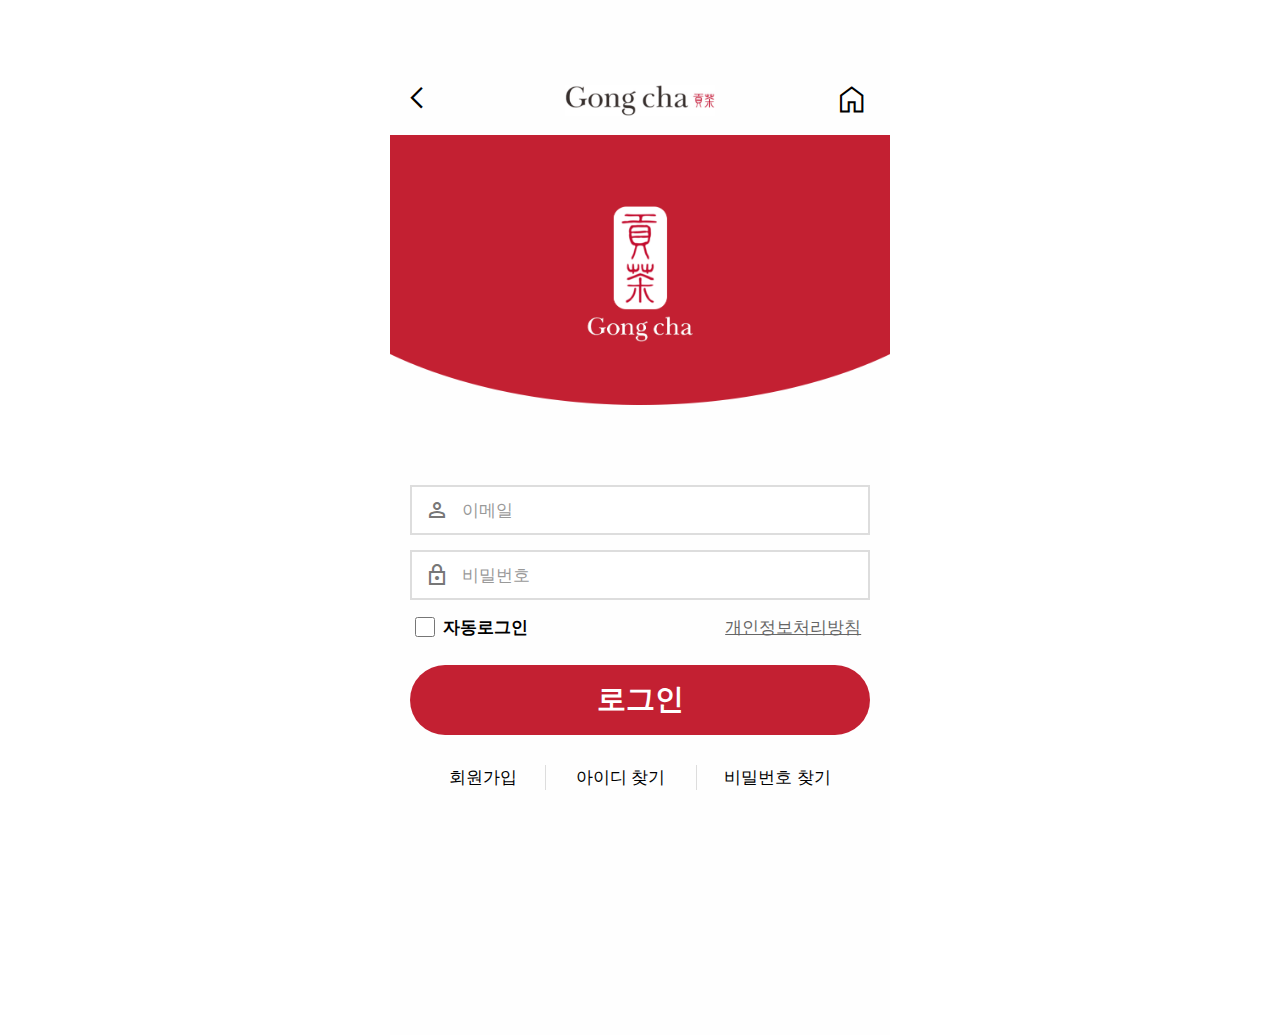
<file: glogin.html>
<!DOCTYPE html>
<html lang="ko">
    <head>
        <meta charset="utf-8">
        <meta name="viewport" content="width=device-width">
        <title>login</title>
        <script src="https://code.jquery.com/jquery-2.2.4.min.js"></script>
		<script src="js/glogin.js"></script>
        <link href="https://fonts.googleapis.com/css2?family=Nanum+Gothic:wght@400;700;800&family=Poppins:wght@300;400;500&display=swap" rel="stylesheet">
		<link rel="stylesheet" href="https://fonts.googleapis.com/css2?family=Material+Symbols+Sharp:opsz,wght,FILL,GRAD@48,400,0,0">
		<link rel="stylesheet" href="css/glogin.css">
    </head>
    <body>
        <div id="layout">
            <header>
                <a href="index.html" target="_top" class="material-symbols-sharp">arrow_back_ios</a>
                <h1><a href="index.html" target="_top"><img src="images/logo.png" alt="상단로고"></a></h1>
                <a href="index.html" target="_top" class="material-symbols-sharp">home</a>
            </header>
            <div id="login">
                <div class="login-itmes">
                    <div class="email">
                        <span class="material-symbols-sharp">person</span>
                        <input type="email" placeholder="이메일">
                    </div>
                    <div class="password">
                        <span class="material-symbols-sharp">lock</span>
                        <input type="password" placeholder="비밀번호">
                    </div>
                    <form action="#" method="post">  <!--action에는 폼을 전송할 서버 쪽 스크립트 파일을 지정-->
                        <p class="check">
                            <label for="auto">
                                <input type="checkbox" id="auto">  <!--name을 같은 이름으로 하여 그룹핑함. 여기서는 그룹핑 필요없을 거라 판단해서 지움-->
                                자동로그인
                            </label>
                        </p>
                        <a href="#">개인정보처리방침</a>
                    </form>
                    <div class="login-btn">
                        <a href="#">로그인</a>
                        <div class="login-btn-under">
                            <a href="#">회원가입</a>
                            <a href="#">아이디 찾기</a>
                            <a href="#">비밀번호 찾기</a>
                        </div>
                    </div>
                </div>
            </div>
        </div>
    </body>
</html>
</file>
<file: css/glogin.css>
@charset "utf-8";

html, body  {
        font: 10pt/180% '맑은 고딕', sans-serif;
        color: black; 
        /*width: 500px; height: 100%;
        html에 width 설정하면 margin:auto;해도 중앙정렬 안됨. html에는 width랑 height 설정 안하는 게 맞는 듯*/
}
html    {
        -webkit-text-size-adjust: 100%; display: block;
}
body {
        overflow: auto;
        overflow-y: scroll;
        letter-spacing: 0; line-height: 1.5;
        font-family: '나눔고딕', sans-serif;
}
#layout {
        width:500px; height: 100%; margin: auto;
        background: #fefefe;
        position: relative;
}
/*컬러 사용 : #b33238  #fefefe  #644e4d(bottom아이콘색)  #362f2d(로고글씨색)*/
/*전체적으로는 나눔고딕체 사용하고, 로딩화면이랑 로그인화면에는 나눔명조체 사용
{font: 10pt/180% 'Nanum Myeongjo', serif;} */
*       {margin: 0; padding: 0; box-sizing: border-box;}
img     {display: block; max-width: 100%;}
a       {text-decoration: none; color: #000;}



/*상단(header)부분*/
header  {height: 135px; width: 500px;
         position: fixed; top:0; background: #fefefe; z-index: 2;
}
header h1 img {width: 30%; max-width: 220px; min-width: 120px; /*position: absolute; bottom: 12pt; left: 43%;*/
               margin: 85px auto 0 auto;
}
header a.material-symbols-sharp {
        margin: 85px auto 0 auto; position: absolute; display: inline-block;
        font-size: 2rem; font-weight: 300;
}
header a:first-child {left: 20px;}
header a.material-symbols-sharp:last-child {right: 20px; margin-top: -35px; font-size: 2.8rem;}

/*아이디 패스워드 로그인부분*/
#login  {
        width: 500px; height: 900px;
        margin-top: 135px; padding: 0 20px;
        background: url('../images/loginbg.png') no-repeat top;
        background-size: 100% 30%;
        position: relative;
}
#login>div {
        position: relative;
        top: 350px;
        left: 0;
}
#login>div>div {
        position: absolute;
        left: 0;
        width: 100%;
}
#login .email {
        top: 0;
}
#login .password {
        top: 65px;
}
#login div input {
        float: left;
        height: 50px;
        width: 100%;
        border: 2px solid #ddd;
        font-size: 1.3rem;
        padding-left: 50px;
}
#login div input::placeholder {
        color: #999;
}
#login span {
        position: absolute;
        left: 15px;
        top: 13px;
        color: #777;
}
#login form {
        position: absolute;
        top: 130px;
        left: 5px;
        width: 97%;
}
#login form input[type='checkbox'] {
        float: left;
        width: 20px;
        border: 1px solid #ddd;
        margin-right: 8px;
        margin-top: -13px;
}
#login form label {
        font-weight: 600;
        font-size: 1.25rem;
        font-family: '나눔고딕';
}
#login form > a {
        float: right;
        margin-top: -25px;
        color: #666;
        text-decoration: underline;
        font-family: '나눔고딕';
        font-size: 1.25rem;
}
#login .login-btn {
        width: 100%;
        margin-top: 180px;
}
#login .login-btn > a {
        display: block;
        width: 100%;
        height: 70px;
        border-radius: 100px;
        background: #C32032;
        text-align: center;
        padding-top: 2.7%;
        color: white;
        font-weight: 600;
        font-size: 2.2rem;
        margin-bottom: 30px;
}
#login .login-btn .login-btn-under {
        display: flex;
        justify-content: space-around;
}
#login .login-btn .login-btn-under a {
        font-size: 1.25rem;
        font-weight: 400;
}
#login .login-btn .login-btn-under a:nth-child(2) {
        margin: 0 -50px;
        padding: 0 30px;
        border-right: 1px solid #ddd;
        border-left: 1px solid #ddd;
}
</file>
